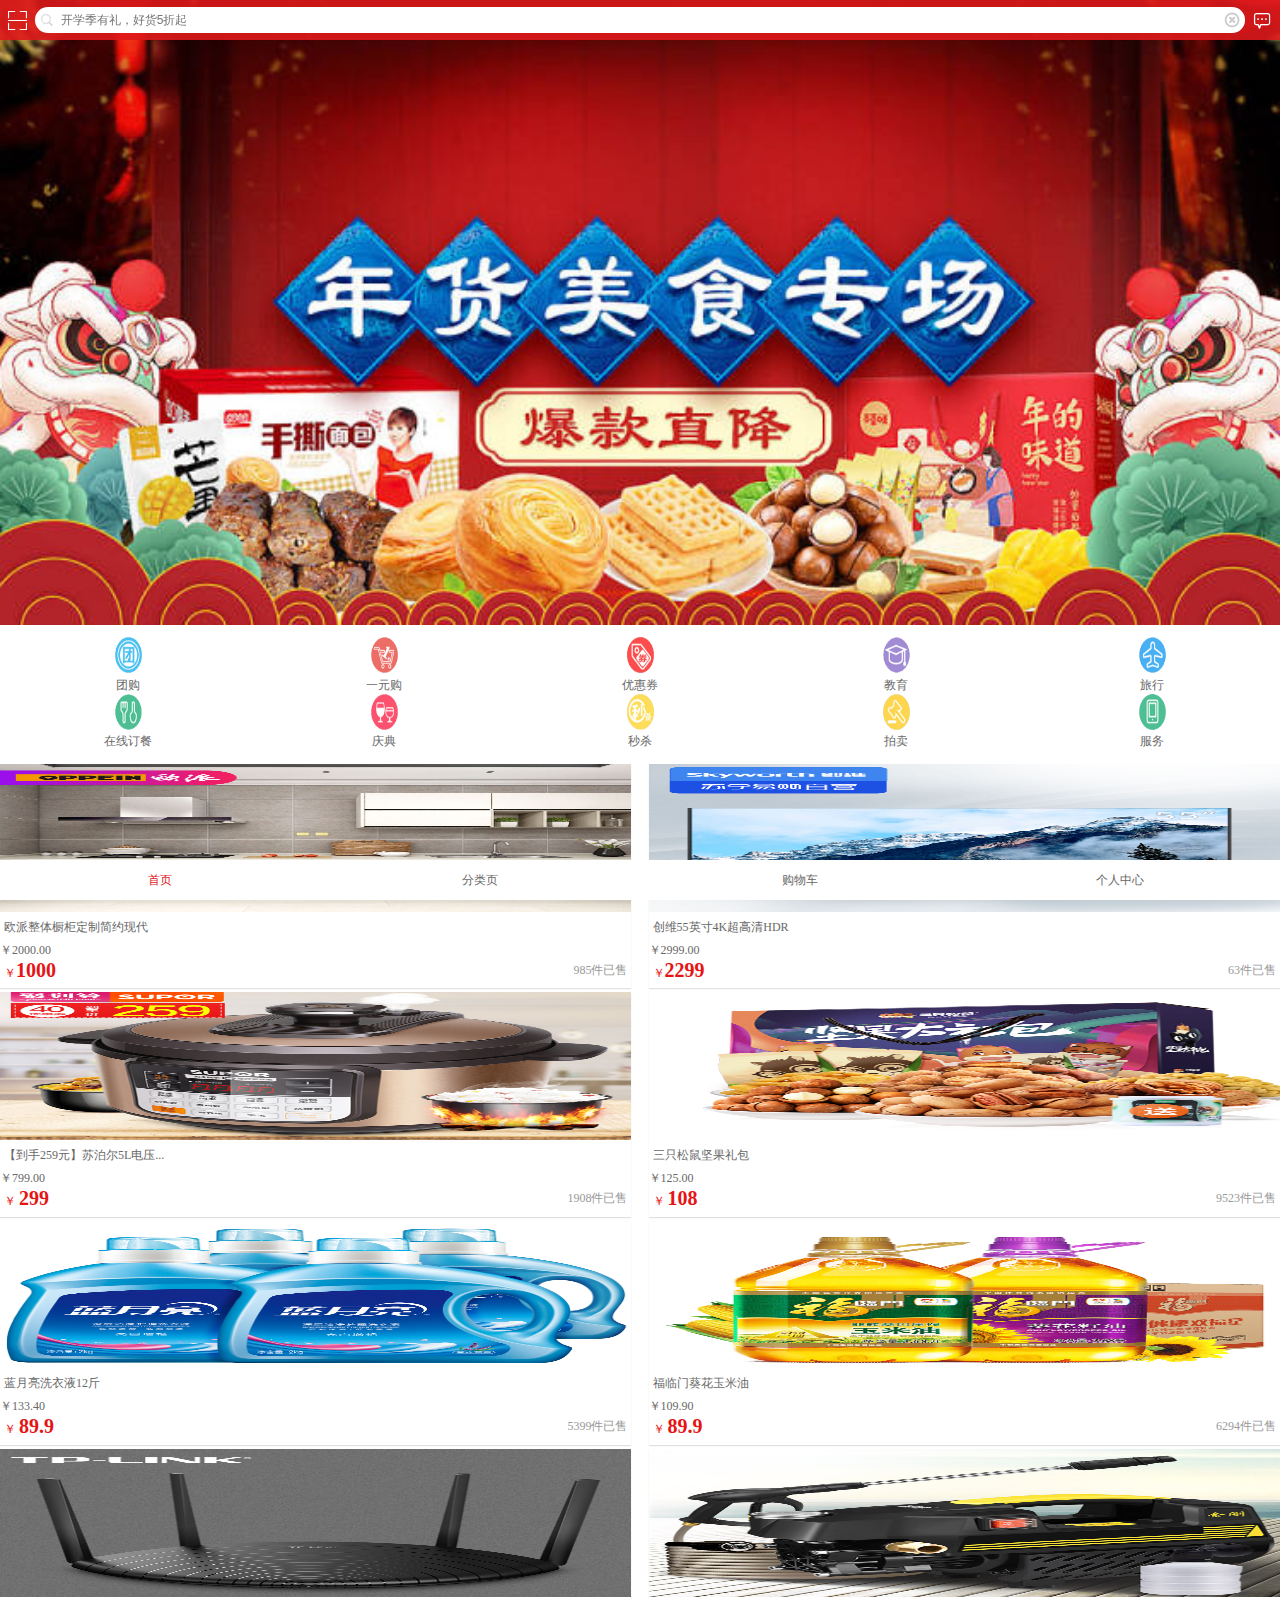
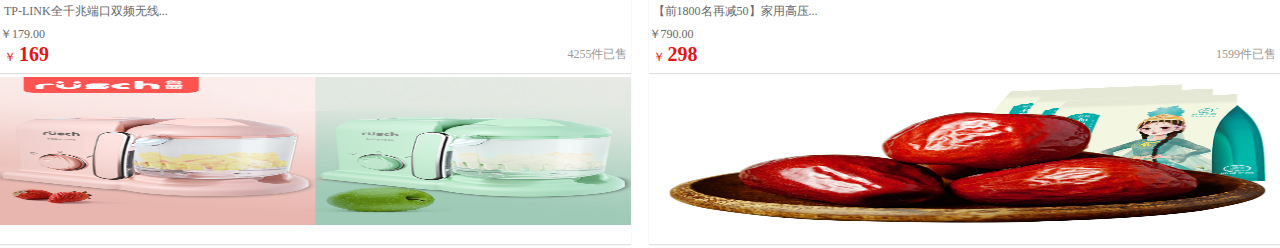
<file: index.html>
<!DOCTYPE html>
<html lang="en">
<head>
    <meta charset="UTF-8">
    <meta http-equiv="X-UA-Compatible" content="IE=edge">
    <meta name="viewport" content="width=device-width, initial-scale=1.0,data-dpr=1">
    <title>淘宝首页</title>
    <link rel="stylesheet" href="css/base.css">
    <link rel="stylesheet" href="css/index.css">
    <link rel="stylesheet" href="fonts/iconfont.css">
</head>
<body>
    <header class="header-container">
        <div class="navbar">
            <div class="navbar-left">
                <i class="iconfont icon-scan">&#xe661;</i>
            </div>
            <div class="navbar-conter">
                <div class="searchBox">
                    <div class="searchBox-prepend">
                        <i class="iconfont icon-scan">&#xe612;</i>
                    </div>
                    <input class="searchBox-input" type="text"
                    placeholder="开学季有礼，好货5折起"></input>
                    <div class="searchBox-append">
                        <i class="iconfont icon-scan">&#xe619;</i>
                    </div>
                </div>
            </div>
            <div class="navbar-right">
                <i class="iconfont ionc-msg">&#xe764;</i>
            </div>
        </div>
    </header>
    <div class="main-contaniner">
        <div class="slider-container">
            <img src="img/slider/1.jpg" alt="slider">
        </div>
    </div>
    <nav class="nav-container">
        <ul class="nav">
            <li class="nav-item">
                <a href="###" class="nav-link">
                    <img src="img/nav/1.png" alt="nav" class="nav-img">
                    <span  class="nav-text">团购</span>
                </a>
            </li>
            <li class="nav-item">
                <a href="###" class="nav-link">
                    <img src="img/nav/2.png" alt="nav" class="nav-img">
                    <span  class="nav-text">一元购</span>
                </a>
            </li>
            <li class="nav-item">
                <a href="###" class="nav-link">
                    <img src="img/nav/3.png" alt="nav" class="nav-img">
                    <span  class="nav-text">优惠券</span>
                </a>
            </li>
            <li class="nav-item">
                <a href="###" class="nav-link">
                    <img src="img/nav/4.png" alt="nav" class="nav-img">
                    <span  class="nav-text">教育</span>
                </a>
            </li>
            <li class="nav-item">
                <a href="###" class="nav-link">
                    <img src="img/nav/5.png" alt="nav" class="nav-img">
                    <span  class="nav-text">旅行</span>
                </a>
            </li>
            <li class="nav-item">
                <a href="###" class="nav-link">
                    <img src="img/nav/6.png" alt="nav" class="nav-img">
                    <span  class="nav-text">在线订餐</span>
                </a>
            </li>
            <li class="nav-item">
                <a href="###" class="nav-link">
                    <img src="img/nav/7.png" alt="nav" class="nav-img">
                    <span  class="nav-text">庆典</span>
                </a>
            </li>
            <li class="nav-item">
                <a href="###" class="nav-link">
                    <img src="img/nav/8.png" alt="nav" class="nav-img">
                    <span  class="nav-text">秒杀</span>
                </a>
            </li>
            <li class="nav-item">
                <a href="###" class="nav-link">
                    <img src="img/nav/9.png" alt="nav" class="nav-img">
                    <span  class="nav-text">拍卖</span>
                </a>
            </li>
            <li class="nav-item">
                <a href="###" class="nav-link">
                    <img src="img/nav/10.png" alt="nav" class="nav-img">
                    <span class="nav-text">服务</span>
                </a>
            </li>
        </ul>
    </nav>
    <div class="recommend-container">
        <ul class="recommend">
            <li class="recommend-item">
                <a href="###" class="recommend-link">
                    <p class="recommend-pic">
                        <img src="img/recommend/1.jpg" alt="" class="recommend-img">
                    </p>
                    <p class="recommend-name">欧派整体橱柜定制简约现代</p>
                    <p class="recommend-origPrice">￥2000.00</p>
                    <p class="recommend-info">
                        <span class="recommend-price">
                            ￥<strong class="recommend-price-num">1000</strong>
                        </span>
                        <span class="recommend-count">985件已售</span>
                    </p>
                </a>
            </li>
            <li class="recommend-item">
                <a href="###" class="recommend-link">
                    <p class="recommend-pic">
                        <img src="img/recommend/2.jpg" alt="" class="recommend-img">
                    </p>
                    <p class="recommend-name">创维55英寸4K超高清HDR</p>
                    <p class="recommend-origPrice">￥2999.00</p>
                    <p class="recommend-info">
                        <span class="recommend-price">
                            ￥<strong class="recommend-price-num">2299</strong>
                        </span>
                        <span class="recommend-count">63件已售</span>
                    </p>
                </a>
            </li>
            <li class="recommend-item">
                <a href="###" class="recommend-link">
                    <p class="recommend-pic">
                        <img src="img/recommend/3.jpg" alt="" class="recommend-img">
                    </p>
                    <p class="recommend-name">【到手259元】苏泊尔5L电压...</p>
                    <p class="recommend-origPrice">￥799.00</p>
                    <p class="recommend-info">
                        <span class="recommend-price">
                            ￥ <strong class="recommend-price-num">299</strong>
                        </span>
                        <span class="recommend-count">1908件已售</span>
                    </p>
                </a>
            </li>
            <li class="recommend-item">
                <a href="###" class="recommend-link">
                    <p class="recommend-pic">
                        <img src="img/recommend/4.jpg" alt="" class="recommend-img">
                    </p>
                    <p class="recommend-name">三只松鼠坚果礼包</p>
                    <p class="recommend-origPrice">￥125.00</p>
                    <p class="recommend-info">
                        <span class="recommend-price">
                            ￥ <strong class="recommend-price-num">108</strong>
                        </span>
                        <span class="recommend-count">9523件已售</span>
                    </p>
                </a>
            </li>
            <li class="recommend-item">
                <a href="###" class="recommend-link">
                    <p class="recommend-pic">
                        <img src="img/recommend/5.jpg" alt="" class="recommend-img">
                    </p>
                    <p class="recommend-name">蓝月亮洗衣液12斤</p>
                    <p class="recommend-origPrice">￥133.40</p>
                    <p class="recommend-info">
                        <span class="recommend-price">
                            ￥ <strong class="recommend-price-num">89.9</strong>
                        </span>
                        <span class="recommend-count">5399件已售</span>
                    </p>
                </a>
            </li>
            <li class="recommend-item">
                <a href="###" class="recommend-link">
                    <p class="recommend-pic">
                        <img src="img/recommend/6.jpg" alt="" class="recommend-img">
                    </p>
                    <p class="recommend-name">福临门葵花玉米油</p>
                    <p class="recommend-origPrice">￥109.90</p>
                    <p class="recommend-info">
                        <span class="recommend-price">
                            ￥ <strong class="recommend-price-num">89.9</strong>
                        </span>
                        <span class="recommend-count">6294件已售</span>
                    </p>
                </a>
            </li>
            <li class="recommend-item">
                <a href="###" class="recommend-link">
                    <p class="recommend-pic">
                        <img src="img/recommend/7.jpg" alt="" class="recommend-img">
                    </p>
                    <p class="recommend-name">TP-LINK全千兆端口双频无线...</p>
                    <p class="recommend-origPrice">￥179.00</p>
                    <p class="recommend-info">
                        <span class="recommend-price">
                            ￥ <strong class="recommend-price-num">169</strong>
                        </span>
                        <span class="recommend-count">4255件已售</span>
                    </p>
                </a>
            </li>
            <li class="recommend-item">
                <a href="###" class="recommend-link">
                    <p class="recommend-pic">
                        <img src="img/recommend/8.jpg" alt="" class="recommend-img">
                    </p>
                    <p class="recommend-name">【前1800名再减50】家用高压...</p>
                    <p class="recommend-origPrice">￥790.00</p>
                    <p class="recommend-info">
                        <span class="recommend-price">
                            ￥ <strong class="recommend-price-num">298</strong>
                        </span>
                        <span class="recommend-count">1599件已售</span>
                       
                    </p>
                </a>
            </li>
            <li class="recommend-item">
                <a href="###" class="recommend-link">
                    <p class="recommend-pic">
                        <img src="img/recommend/9.jpg" alt="" class="recommend-img">
                    </p>
                    <p class="recommend-name"></p>
                    <p class="recommend-origPrice"></p>
                    <p class="recommend-info">
                        <span class="recommend-price"></span>
                        <span class="recommend-count"></span>
                    </p>
                </a>
            </li>
            <li class="recommend-item">
                <a href="###" class="recommend-link">
                    <p class="recommend-pic">
                        <img src="img/recommend/10.jpg" alt="" class="recommend-img">
                    </p>
                    <p class="recommend-name"></p>
                    <p class="recommend-origPrice"></p>
                    <p class="recommend-info">
                        <span class="recommend-price"></span>
                        <span class="recommend-count"></span>
                    </p>
                </a>
            </li>
        </ul>
    </div>
    <div class="tabbar-container">
        <ul class="tabbar">
            <li class="tabbar-item tabbar-item-active">
                <a href="###" class="tabbar-link">
                    <i class="iconfont icon-home"></i>
                    <span>首页</span>
                </a>
            </li>
            <li class="tabbar-item">
                <a href="###" class="tabbar-link">
                    <i class="iconfont icon-home"></i>
                    <span>分类页</span>
                </a>
            </li>
            <li class="tabbar-item">
                <a href="###" class="tabbar-link">
                    <i class="iconfont icon-home"></i>
                    <span>购物车</span>
                </a>
            </li>
            <li class="tabbar-item">
                <a href="###" class="tabbar-link">
                    <i class="iconfont icon-home"></i>
                    <span>个人中心</span>
                </a>
            </li>
        </ul>
    </div>
</body>
</html>
</file>
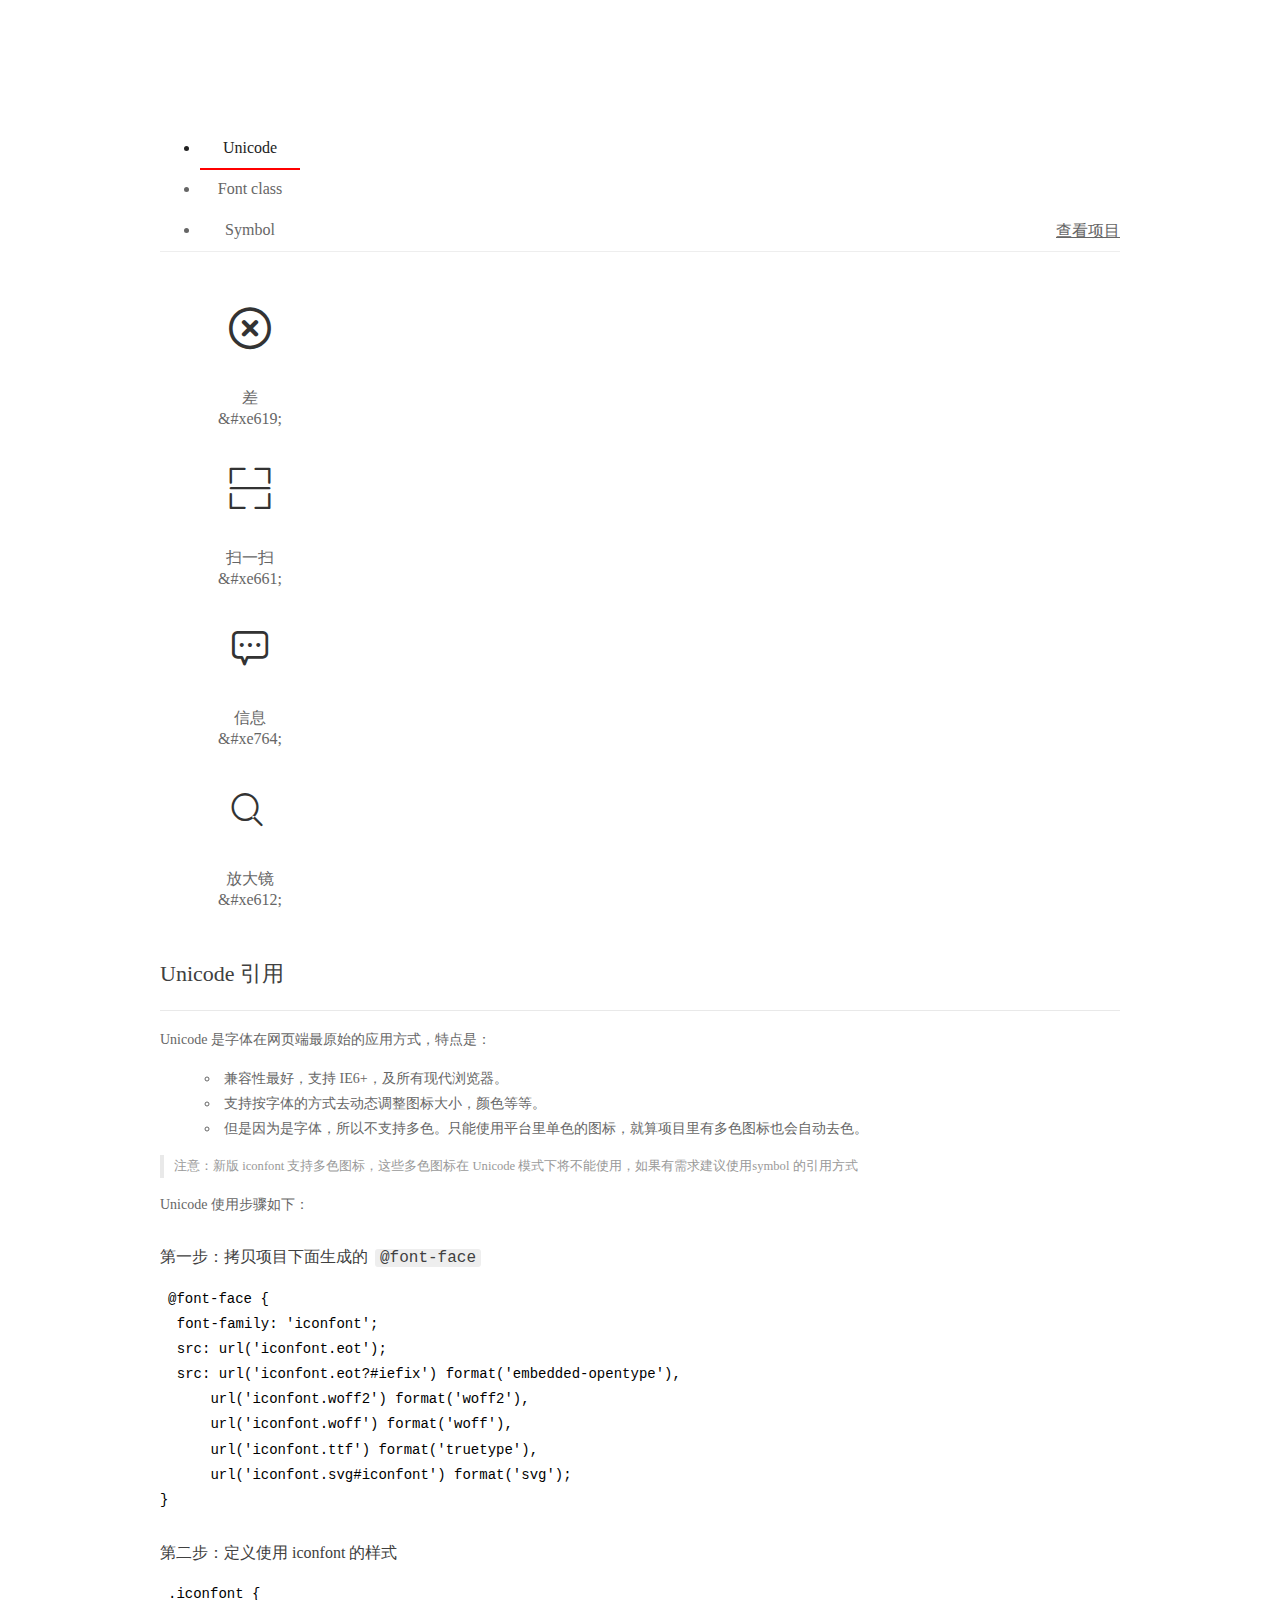
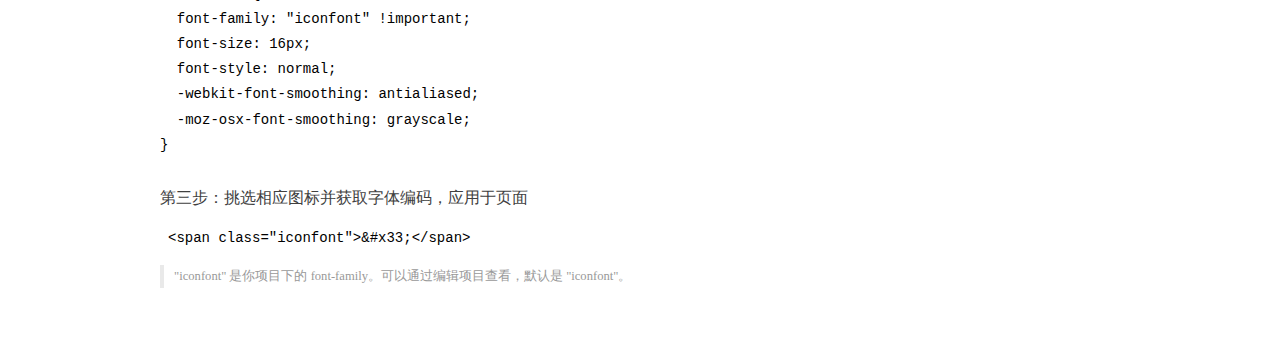
<file: fonts/demo_index.html>
<!DOCTYPE html>
<html>
<head>
  <meta charset="utf-8"/>
  <title>IconFont Demo</title>
  <link rel="shortcut icon" href="https://img.alicdn.com/tps/i4/TB1_oz6GVXXXXaFXpXXJDFnIXXX-64-64.ico" type="image/x-icon"/>
  <link rel="stylesheet" href="https://g.alicdn.com/thx/cube/1.3.2/cube.min.css">
  <link rel="stylesheet" href="demo.css">
  <link rel="stylesheet" href="iconfont.css">
  <script src="iconfont.js"></script>
  <!-- jQuery -->
  <script src="https://a1.alicdn.com/oss/uploads/2018/12/26/7bfddb60-08e8-11e9-9b04-53e73bb6408b.js"></script>
  <!-- 代码高亮 -->
  <script src="https://a1.alicdn.com/oss/uploads/2018/12/26/a3f714d0-08e6-11e9-8a15-ebf944d7534c.js"></script>
</head>
<body>
  <div class="main">
    <h1 class="logo"><a href="https://www.iconfont.cn/" title="iconfont 首页" target="_blank">&#xe86b;</a></h1>
    <div class="nav-tabs">
      <ul id="tabs" class="dib-box">
        <li class="dib active"><span>Unicode</span></li>
        <li class="dib"><span>Font class</span></li>
        <li class="dib"><span>Symbol</span></li>
      </ul>
      
      <a href="https://www.iconfont.cn/manage/index?manage_type=myprojects&projectId=2368680" target="_blank" class="nav-more">查看项目</a>
      
    </div>
    <div class="tab-container">
      <div class="content unicode" style="display: block;">
          <ul class="icon_lists dib-box">
          
            <li class="dib">
              <span class="icon iconfont">&#xe619;</span>
                <div class="name">差</div>
                <div class="code-name">&amp;#xe619;</div>
              </li>
          
            <li class="dib">
              <span class="icon iconfont">&#xe661;</span>
                <div class="name">扫一扫</div>
                <div class="code-name">&amp;#xe661;</div>
              </li>
          
            <li class="dib">
              <span class="icon iconfont">&#xe764;</span>
                <div class="name">信息</div>
                <div class="code-name">&amp;#xe764;</div>
              </li>
          
            <li class="dib">
              <span class="icon iconfont">&#xe612;</span>
                <div class="name">放大镜</div>
                <div class="code-name">&amp;#xe612;</div>
              </li>
          
          </ul>
          <div class="article markdown">
          <h2 id="unicode-">Unicode 引用</h2>
          <hr>

          <p>Unicode 是字体在网页端最原始的应用方式，特点是：</p>
          <ul>
            <li>兼容性最好，支持 IE6+，及所有现代浏览器。</li>
            <li>支持按字体的方式去动态调整图标大小，颜色等等。</li>
            <li>但是因为是字体，所以不支持多色。只能使用平台里单色的图标，就算项目里有多色图标也会自动去色。</li>
          </ul>
          <blockquote>
            <p>注意：新版 iconfont 支持多色图标，这些多色图标在 Unicode 模式下将不能使用，如果有需求建议使用symbol 的引用方式</p>
          </blockquote>
          <p>Unicode 使用步骤如下：</p>
          <h3 id="-font-face">第一步：拷贝项目下面生成的 <code>@font-face</code></h3>
<pre><code class="language-css"
>@font-face {
  font-family: 'iconfont';
  src: url('iconfont.eot');
  src: url('iconfont.eot?#iefix') format('embedded-opentype'),
      url('iconfont.woff2') format('woff2'),
      url('iconfont.woff') format('woff'),
      url('iconfont.ttf') format('truetype'),
      url('iconfont.svg#iconfont') format('svg');
}
</code></pre>
          <h3 id="-iconfont-">第二步：定义使用 iconfont 的样式</h3>
<pre><code class="language-css"
>.iconfont {
  font-family: "iconfont" !important;
  font-size: 16px;
  font-style: normal;
  -webkit-font-smoothing: antialiased;
  -moz-osx-font-smoothing: grayscale;
}
</code></pre>
          <h3 id="-">第三步：挑选相应图标并获取字体编码，应用于页面</h3>
<pre>
<code class="language-html"
>&lt;span class="iconfont"&gt;&amp;#x33;&lt;/span&gt;
</code></pre>
          <blockquote>
            <p>"iconfont" 是你项目下的 font-family。可以通过编辑项目查看，默认是 "iconfont"。</p>
          </blockquote>
          </div>
      </div>
      <div class="content font-class">
        <ul class="icon_lists dib-box">
          
          <li class="dib">
            <span class="icon iconfont icon-cha"></span>
            <div class="name">
              差
            </div>
            <div class="code-name">.icon-cha
            </div>
          </li>
          
          <li class="dib">
            <span class="icon iconfont icon-richscan_icon"></span>
            <div class="name">
              扫一扫
            </div>
            <div class="code-name">.icon-richscan_icon
            </div>
          </li>
          
          <li class="dib">
            <span class="icon iconfont icon-xinxi"></span>
            <div class="name">
              信息
            </div>
            <div class="code-name">.icon-xinxi
            </div>
          </li>
          
          <li class="dib">
            <span class="icon iconfont icon-fangdajing"></span>
            <div class="name">
              放大镜
            </div>
            <div class="code-name">.icon-fangdajing
            </div>
          </li>
          
        </ul>
        <div class="article markdown">
        <h2 id="font-class-">font-class 引用</h2>
        <hr>

        <p>font-class 是 Unicode 使用方式的一种变种，主要是解决 Unicode 书写不直观，语意不明确的问题。</p>
        <p>与 Unicode 使用方式相比，具有如下特点：</p>
        <ul>
          <li>兼容性良好，支持 IE8+，及所有现代浏览器。</li>
          <li>相比于 Unicode 语意明确，书写更直观。可以很容易分辨这个 icon 是什么。</li>
          <li>因为使用 class 来定义图标，所以当要替换图标时，只需要修改 class 里面的 Unicode 引用。</li>
          <li>不过因为本质上还是使用的字体，所以多色图标还是不支持的。</li>
        </ul>
        <p>使用步骤如下：</p>
        <h3 id="-fontclass-">第一步：引入项目下面生成的 fontclass 代码：</h3>
<pre><code class="language-html">&lt;link rel="stylesheet" href="./iconfont.css"&gt;
</code></pre>
        <h3 id="-">第二步：挑选相应图标并获取类名，应用于页面：</h3>
<pre><code class="language-html">&lt;span class="iconfont icon-xxx"&gt;&lt;/span&gt;
</code></pre>
        <blockquote>
          <p>"
            iconfont" 是你项目下的 font-family。可以通过编辑项目查看，默认是 "iconfont"。</p>
        </blockquote>
      </div>
      </div>
      <div class="content symbol">
          <ul class="icon_lists dib-box">
          
            <li class="dib">
                <svg class="icon svg-icon" aria-hidden="true">
                  <use xlink:href="#icon-cha"></use>
                </svg>
                <div class="name">差</div>
                <div class="code-name">#icon-cha</div>
            </li>
          
            <li class="dib">
                <svg class="icon svg-icon" aria-hidden="true">
                  <use xlink:href="#icon-richscan_icon"></use>
                </svg>
                <div class="name">扫一扫</div>
                <div class="code-name">#icon-richscan_icon</div>
            </li>
          
            <li class="dib">
                <svg class="icon svg-icon" aria-hidden="true">
                  <use xlink:href="#icon-xinxi"></use>
                </svg>
                <div class="name">信息</div>
                <div class="code-name">#icon-xinxi</div>
            </li>
          
            <li class="dib">
                <svg class="icon svg-icon" aria-hidden="true">
                  <use xlink:href="#icon-fangdajing"></use>
                </svg>
                <div class="name">放大镜</div>
                <div class="code-name">#icon-fangdajing</div>
            </li>
          
          </ul>
          <div class="article markdown">
          <h2 id="symbol-">Symbol 引用</h2>
          <hr>

          <p>这是一种全新的使用方式，应该说这才是未来的主流，也是平台目前推荐的用法。相关介绍可以参考这篇<a href="">文章</a>
            这种用法其实是做了一个 SVG 的集合，与另外两种相比具有如下特点：</p>
          <ul>
            <li>支持多色图标了，不再受单色限制。</li>
            <li>通过一些技巧，支持像字体那样，通过 <code>font-size</code>, <code>color</code> 来调整样式。</li>
            <li>兼容性较差，支持 IE9+，及现代浏览器。</li>
            <li>浏览器渲染 SVG 的性能一般，还不如 png。</li>
          </ul>
          <p>使用步骤如下：</p>
          <h3 id="-symbol-">第一步：引入项目下面生成的 symbol 代码：</h3>
<pre><code class="language-html">&lt;script src="./iconfont.js"&gt;&lt;/script&gt;
</code></pre>
          <h3 id="-css-">第二步：加入通用 CSS 代码（引入一次就行）：</h3>
<pre><code class="language-html">&lt;style&gt;
.icon {
  width: 1em;
  height: 1em;
  vertical-align: -0.15em;
  fill: currentColor;
  overflow: hidden;
}
&lt;/style&gt;
</code></pre>
          <h3 id="-">第三步：挑选相应图标并获取类名，应用于页面：</h3>
<pre><code class="language-html">&lt;svg class="icon" aria-hidden="true"&gt;
  &lt;use xlink:href="#icon-xxx"&gt;&lt;/use&gt;
&lt;/svg&gt;
</code></pre>
          </div>
      </div>

    </div>
  </div>
  <script>
  $(document).ready(function () {
      $('.tab-container .content:first').show()

      $('#tabs li').click(function (e) {
        var tabContent = $('.tab-container .content')
        var index = $(this).index()

        if ($(this).hasClass('active')) {
          return
        } else {
          $('#tabs li').removeClass('active')
          $(this).addClass('active')

          tabContent.hide().eq(index).fadeIn()
        }
      })
    })
  </script>
</body>
</html>
</file>
<file: css/base.css>
*{
margin: 0;
padding: 0;
box-sizing: border-box;
}
body{
    font-size: 12px;
    color: #5d655b;
}
a{
    font-size: 12px;
    color: #686868;
    /* 去掉下划线 */
    text-decoration: none;
    /* 高亮变透明 */
    -webkit-tap-highlight-color: transparent;
}
input{
    font-size: 12px;
    border: none;
    background: none;
    outline: none;
}
[data-dpr="2"]a,
[data-dpr="2"]body,
[data-dpr="2"]input{
    font-size: 24px;
}
[data-dpr="3"]a,
[data-dpr="3"]body,
[data-dpr="3"]input{
    font-size: 36px;
}
li{
    list-style: none;
}
img{
    vertical-align: top;
    border: none;
    width: 100%;
}
</file>
<file: css/index.css>
/* 布局 */
hmtl,body{
    width: 100%;
    height: 100%;
}
/* header */
.header-container{
    top: 0;
    background-color:rgba(222,24,27,.9);
}
.header-container,
.tabbar-container{
    position: fixed;
    left: 0;
    z-index: 1000;
    width: 100%;
    height: 2.5rem;
}
/* tabbar */
.tabbar-container{
    bottom: 0;
    background-color: #fff;
    box-shadow:0,0,10px,0 rgba(154,141,141,.6);
}
/* main-container */
.main-container{
    padding: 2.5rem 0;
    background-color: #eee;
}
/* nav-container */
.nav-container{
    background-color: #fff;
    margin-bottom: .5rem;
}


/* 组件 */
.navbar{
    display:flex;
    height: 100%;

}
.navbar-left,
.navbar-conter,
.navbar-right{
    display: flex;
    justify-content: center;
    align-items: center;
    height: 100%;
}
.navbar-left,
.navbar-right{
    width: 2.2rem;
}
.navbar-conter{
    flex: 1;
}
.navbar-left .iconfont,
.navbar-right .iconfont{
    color: #fff;
    font-size: 1.2rem;
}
/* searchBox */
.searchBox{
    display: flex;
    width: 100%;
    height: 1.6rem;
    border-radius: 0.8rem;
    background-color: #fff;
}
.searchBox-prepend,
.searchBox-input,
.searchBox-append{
    height: 100%;
}


.searchBox-prepend,
.searchBox-append{
    display: flex;
    justify-content: center;
    align-items: center;
    width: 1.6rem
    ;
}
.searchBox-input{
    flex: 1;
}
.searchBox .iconfont{
    color: #ccc;
    font-size: .9rem;
    font-weight: bold;
}
/* nav */
.nav{
    display: flex;
    flex-wrap: wrap;
    padding: 0.8rem 0 0.4rem;

}
.nav-item{
    width:20%;
    margin-bottom: 0.4rerm;
}
.nav-link{
    display: block;
    text-align: center;
}
.nav-img{
    width: 2.25em;
    height: 2.25rem;
    margin-bottom: 0.2rem;
}
.nav-text{
    display: block;
}
.tabbar,
.tabbar-item,
.tabbar-link{
    height: 100%;
}
.tabbar{
    display: flex;
}
.tabbar-item{
    width: 25%;
}
.tabbar-link{
    display: flex;
    justify-content: center;
    align-items: center;
}
.tabbar-link .iconfont{
    font-size: 1.2rem;
}
.tabbar-item-active .tabbar-link{
    color: #de181b;
}



/* 内容 */

/* recommend */
.recommend{
    display: flex;
    flex-wrap: wrap;
    justify-content: space-between;
}
.recommend-item{
    width: 49.33333333%;
    background-color: #fff;
    box-shadow: 0 1px 1px 0 rgba(0,0,0,.12);
    margin-bottom: .25rem;
}
.recommend-link{
    display: block;
    width: 100%;
    height: 100%;
}
.recommend-pic{
    width: 100%;
    margin-bottom: .4rem;
}
.recommend-img{
    width: 100%;
    height: 9.25rem;
}
.recommend-name,
.recommend-origPeice,
.recommend-info{
    padding: 0 .25rem;
    margin-bottom: 0.4rem;
}
.recommend-name{
    overflow: hidden;
    white-space:nowrap;
    text-overflow: ellipsis;
}
.recommend-origPeice{
    color: #ccc;
}
.recommend-info{
    display: flex;
    justify-content: space-between;
    align-items: center;
}
.recommend-price{
    color:#e61414;
}
.recommend-price-num{
    font-size: 20px;
}
[data-dpr="2"].recommend-price-num{
    font-size: 40px;
}
[data-dpr="3"].recommend-price-num{
    font-size: 60px;
}
.recommend-count{
    color:#999;
}
</file>
<file: fonts/iconfont.css>
@font-face {font-family: "iconfont";
  src: url('iconfont.eot?t=1612669567700'); /* IE9 */
  src: url('iconfont.eot?t=1612669567700#iefix') format('embedded-opentype'), /* IE6-IE8 */
  url('[data-uri]') format('woff2'),
  url('iconfont.woff?t=1612669567700') format('woff'),
  url('iconfont.ttf?t=1612669567700') format('truetype'), /* chrome, firefox, opera, Safari, Android, iOS 4.2+ */
  url('iconfont.svg?t=1612669567700#iconfont') format('svg'); /* iOS 4.1- */
}

.iconfont {
  font-family: "iconfont" !important;
  font-size: 16px;
  font-style: normal;
  -webkit-font-smoothing: antialiased;
  -moz-osx-font-smoothing: grayscale;
}

.icon-cha:before {
  content: "\e619";
}

.icon-richscan_icon:before {
  content: "\e661";
}

.icon-xinxi:before {
  content: "\e764";
}

.icon-fangdajing:before {
  content: "\e612";
}
</file>
<file: fonts/demo.css>
/* Logo 字体 */
@font-face {
  font-family: "iconfont logo";
  src: url('https://at.alicdn.com/t/font_985780_km7mi63cihi.eot?t=1545807318834');
  src: url('https://at.alicdn.com/t/font_985780_km7mi63cihi.eot?t=1545807318834#iefix') format('embedded-opentype'),
    url('https://at.alicdn.com/t/font_985780_km7mi63cihi.woff?t=1545807318834') format('woff'),
    url('https://at.alicdn.com/t/font_985780_km7mi63cihi.ttf?t=1545807318834') format('truetype'),
    url('https://at.alicdn.com/t/font_985780_km7mi63cihi.svg?t=1545807318834#iconfont') format('svg');
}

.logo {
  font-family: "iconfont logo";
  font-size: 160px;
  font-style: normal;
  -webkit-font-smoothing: antialiased;
  -moz-osx-font-smoothing: grayscale;
}

/* tabs */
.nav-tabs {
  position: relative;
}

.nav-tabs .nav-more {
  position: absolute;
  right: 0;
  bottom: 0;
  height: 42px;
  line-height: 42px;
  color: #666;
}

#tabs {
  border-bottom: 1px solid #eee;
}

#tabs li {
  cursor: pointer;
  width: 100px;
  height: 40px;
  line-height: 40px;
  text-align: center;
  font-size: 16px;
  border-bottom: 2px solid transparent;
  position: relative;
  z-index: 1;
  margin-bottom: -1px;
  color: #666;
}


#tabs .active {
  border-bottom-color: #f00;
  color: #222;
}

.tab-container .content {
  display: none;
}

/* 页面布局 */
.main {
  padding: 30px 100px;
  width: 960px;
  margin: 0 auto;
}

.main .logo {
  color: #333;
  text-align: left;
  margin-bottom: 30px;
  line-height: 1;
  height: 110px;
  margin-top: -50px;
  overflow: hidden;
  *zoom: 1;
}

.main .logo a {
  font-size: 160px;
  color: #333;
}

.helps {
  margin-top: 40px;
}

.helps pre {
  padding: 20px;
  margin: 10px 0;
  border: solid 1px #e7e1cd;
  background-color: #fffdef;
  overflow: auto;
}

.icon_lists {
  width: 100% !important;
  overflow: hidden;
  *zoom: 1;
}

.icon_lists li {
  width: 100px;
  margin-bottom: 10px;
  margin-right: 20px;
  text-align: center;
  list-style: none !important;
  cursor: default;
}

.icon_lists li .code-name {
  line-height: 1.2;
}

.icon_lists .icon {
  display: block;
  height: 100px;
  line-height: 100px;
  font-size: 42px;
  margin: 10px auto;
  color: #333;
  -webkit-transition: font-size 0.25s linear, width 0.25s linear;
  -moz-transition: font-size 0.25s linear, width 0.25s linear;
  transition: font-size 0.25s linear, width 0.25s linear;
}

.icon_lists .icon:hover {
  font-size: 100px;
}

.icon_lists .svg-icon {
  /* 通过设置 font-size 来改变图标大小 */
  width: 1em;
  /* 图标和文字相邻时，垂直对齐 */
  vertical-align: -0.15em;
  /* 通过设置 color 来改变 SVG 的颜色/fill */
  fill: currentColor;
  /* path 和 stroke 溢出 viewBox 部分在 IE 下会显示
      normalize.css 中也包含这行 */
  overflow: hidden;
}

.icon_lists li .name,
.icon_lists li .code-name {
  color: #666;
}

/* markdown 样式 */
.markdown {
  color: #666;
  font-size: 14px;
  line-height: 1.8;
}

.highlight {
  line-height: 1.5;
}

.markdown img {
  vertical-align: middle;
  max-width: 100%;
}

.markdown h1 {
  color: #404040;
  font-weight: 500;
  line-height: 40px;
  margin-bottom: 24px;
}

.markdown h2,
.markdown h3,
.markdown h4,
.markdown h5,
.markdown h6 {
  color: #404040;
  margin: 1.6em 0 0.6em 0;
  font-weight: 500;
  clear: both;
}

.markdown h1 {
  font-size: 28px;
}

.markdown h2 {
  font-size: 22px;
}

.markdown h3 {
  font-size: 16px;
}

.markdown h4 {
  font-size: 14px;
}

.markdown h5 {
  font-size: 12px;
}

.markdown h6 {
  font-size: 12px;
}

.markdown hr {
  height: 1px;
  border: 0;
  background: #e9e9e9;
  margin: 16px 0;
  clear: both;
}

.markdown p {
  margin: 1em 0;
}

.markdown>p,
.markdown>blockquote,
.markdown>.highlight,
.markdown>ol,
.markdown>ul {
  width: 80%;
}

.markdown ul>li {
  list-style: circle;
}

.markdown>ul li,
.markdown blockquote ul>li {
  margin-left: 20px;
  padding-left: 4px;
}

.markdown>ul li p,
.markdown>ol li p {
  margin: 0.6em 0;
}

.markdown ol>li {
  list-style: decimal;
}

.markdown>ol li,
.markdown blockquote ol>li {
  margin-left: 20px;
  padding-left: 4px;
}

.markdown code {
  margin: 0 3px;
  padding: 0 5px;
  background: #eee;
  border-radius: 3px;
}

.markdown strong,
.markdown b {
  font-weight: 600;
}

.markdown>table {
  border-collapse: collapse;
  border-spacing: 0px;
  empty-cells: show;
  border: 1px solid #e9e9e9;
  width: 95%;
  margin-bottom: 24px;
}

.markdown>table th {
  white-space: nowrap;
  color: #333;
  font-weight: 600;
}

.markdown>table th,
.markdown>table td {
  border: 1px solid #e9e9e9;
  padding: 8px 16px;
  text-align: left;
}

.markdown>table th {
  background: #F7F7F7;
}

.markdown blockquote {
  font-size: 90%;
  color: #999;
  border-left: 4px solid #e9e9e9;
  padding-left: 0.8em;
  margin: 1em 0;
}

.markdown blockquote p {
  margin: 0;
}

.markdown .anchor {
  opacity: 0;
  transition: opacity 0.3s ease;
  margin-left: 8px;
}

.markdown .waiting {
  color: #ccc;
}

.markdown h1:hover .anchor,
.markdown h2:hover .anchor,
.markdown h3:hover .anchor,
.markdown h4:hover .anchor,
.markdown h5:hover .anchor,
.markdown h6:hover .anchor {
  opacity: 1;
  display: inline-block;
}

.markdown>br,
.markdown>p>br {
  clear: both;
}


.hljs {
  display: block;
  background: white;
  padding: 0.5em;
  color: #333333;
  overflow-x: auto;
}

.hljs-comment,
.hljs-meta {
  color: #969896;
}

.hljs-string,
.hljs-variable,
.hljs-template-variable,
.hljs-strong,
.hljs-emphasis,
.hljs-quote {
  color: #df5000;
}

.hljs-keyword,
.hljs-selector-tag,
.hljs-type {
  color: #a71d5d;
}

.hljs-literal,
.hljs-symbol,
.hljs-bullet,
.hljs-attribute {
  color: #0086b3;
}

.hljs-section,
.hljs-name {
  color: #63a35c;
}

.hljs-tag {
  color: #333333;
}

.hljs-title,
.hljs-attr,
.hljs-selector-id,
.hljs-selector-class,
.hljs-selector-attr,
.hljs-selector-pseudo {
  color: #795da3;
}

.hljs-addition {
  color: #55a532;
  background-color: #eaffea;
}

.hljs-deletion {
  color: #bd2c00;
  background-color: #ffecec;
}

.hljs-link {
  text-decoration: underline;
}

/* 代码高亮 */
/* PrismJS 1.15.0
https://prismjs.com/download.html#themes=prism&languages=markup+css+clike+javascript */
/**
 * prism.js default theme for JavaScript, CSS and HTML
 * Based on dabblet (http://dabblet.com)
 * @author Lea Verou
 */
code[class*="language-"],
pre[class*="language-"] {
  color: black;
  background: none;
  text-shadow: 0 1px white;
  font-family: Consolas, Monaco, 'Andale Mono', 'Ubuntu Mono', monospace;
  text-align: left;
  white-space: pre;
  word-spacing: normal;
  word-break: normal;
  word-wrap: normal;
  line-height: 1.5;

  -moz-tab-size: 4;
  -o-tab-size: 4;
  tab-size: 4;

  -webkit-hyphens: none;
  -moz-hyphens: none;
  -ms-hyphens: none;
  hyphens: none;
}

pre[class*="language-"]::-moz-selection,
pre[class*="language-"] ::-moz-selection,
code[class*="language-"]::-moz-selection,
code[class*="language-"] ::-moz-selection {
  text-shadow: none;
  background: #b3d4fc;
}

pre[class*="language-"]::selection,
pre[class*="language-"] ::selection,
code[class*="language-"]::selection,
code[class*="language-"] ::selection {
  text-shadow: none;
  background: #b3d4fc;
}

@media print {

  code[class*="language-"],
  pre[class*="language-"] {
    text-shadow: none;
  }
}

/* Code blocks */
pre[class*="language-"] {
  padding: 1em;
  margin: .5em 0;
  overflow: auto;
}

:not(pre)>code[class*="language-"],
pre[class*="language-"] {
  background: #f5f2f0;
}

/* Inline code */
:not(pre)>code[class*="language-"] {
  padding: .1em;
  border-radius: .3em;
  white-space: normal;
}

.token.comment,
.token.prolog,
.token.doctype,
.token.cdata {
  color: slategray;
}

.token.punctuation {
  color: #999;
}

.namespace {
  opacity: .7;
}

.token.property,
.token.tag,
.token.boolean,
.token.number,
.token.constant,
.token.symbol,
.token.deleted {
  color: #905;
}

.token.selector,
.token.attr-name,
.token.string,
.token.char,
.token.builtin,
.token.inserted {
  color: #690;
}

.token.operator,
.token.entity,
.token.url,
.language-css .token.string,
.style .token.string {
  color: #9a6e3a;
  background: hsla(0, 0%, 100%, .5);
}

.token.atrule,
.token.attr-value,
.token.keyword {
  color: #07a;
}

.token.function,
.token.class-name {
  color: #DD4A68;
}

.token.regex,
.token.important,
.token.variable {
  color: #e90;
}

.token.important,
.token.bold {
  font-weight: bold;
}

.token.italic {
  font-style: italic;
}

.token.entity {
  cursor: help;
}
</file>
